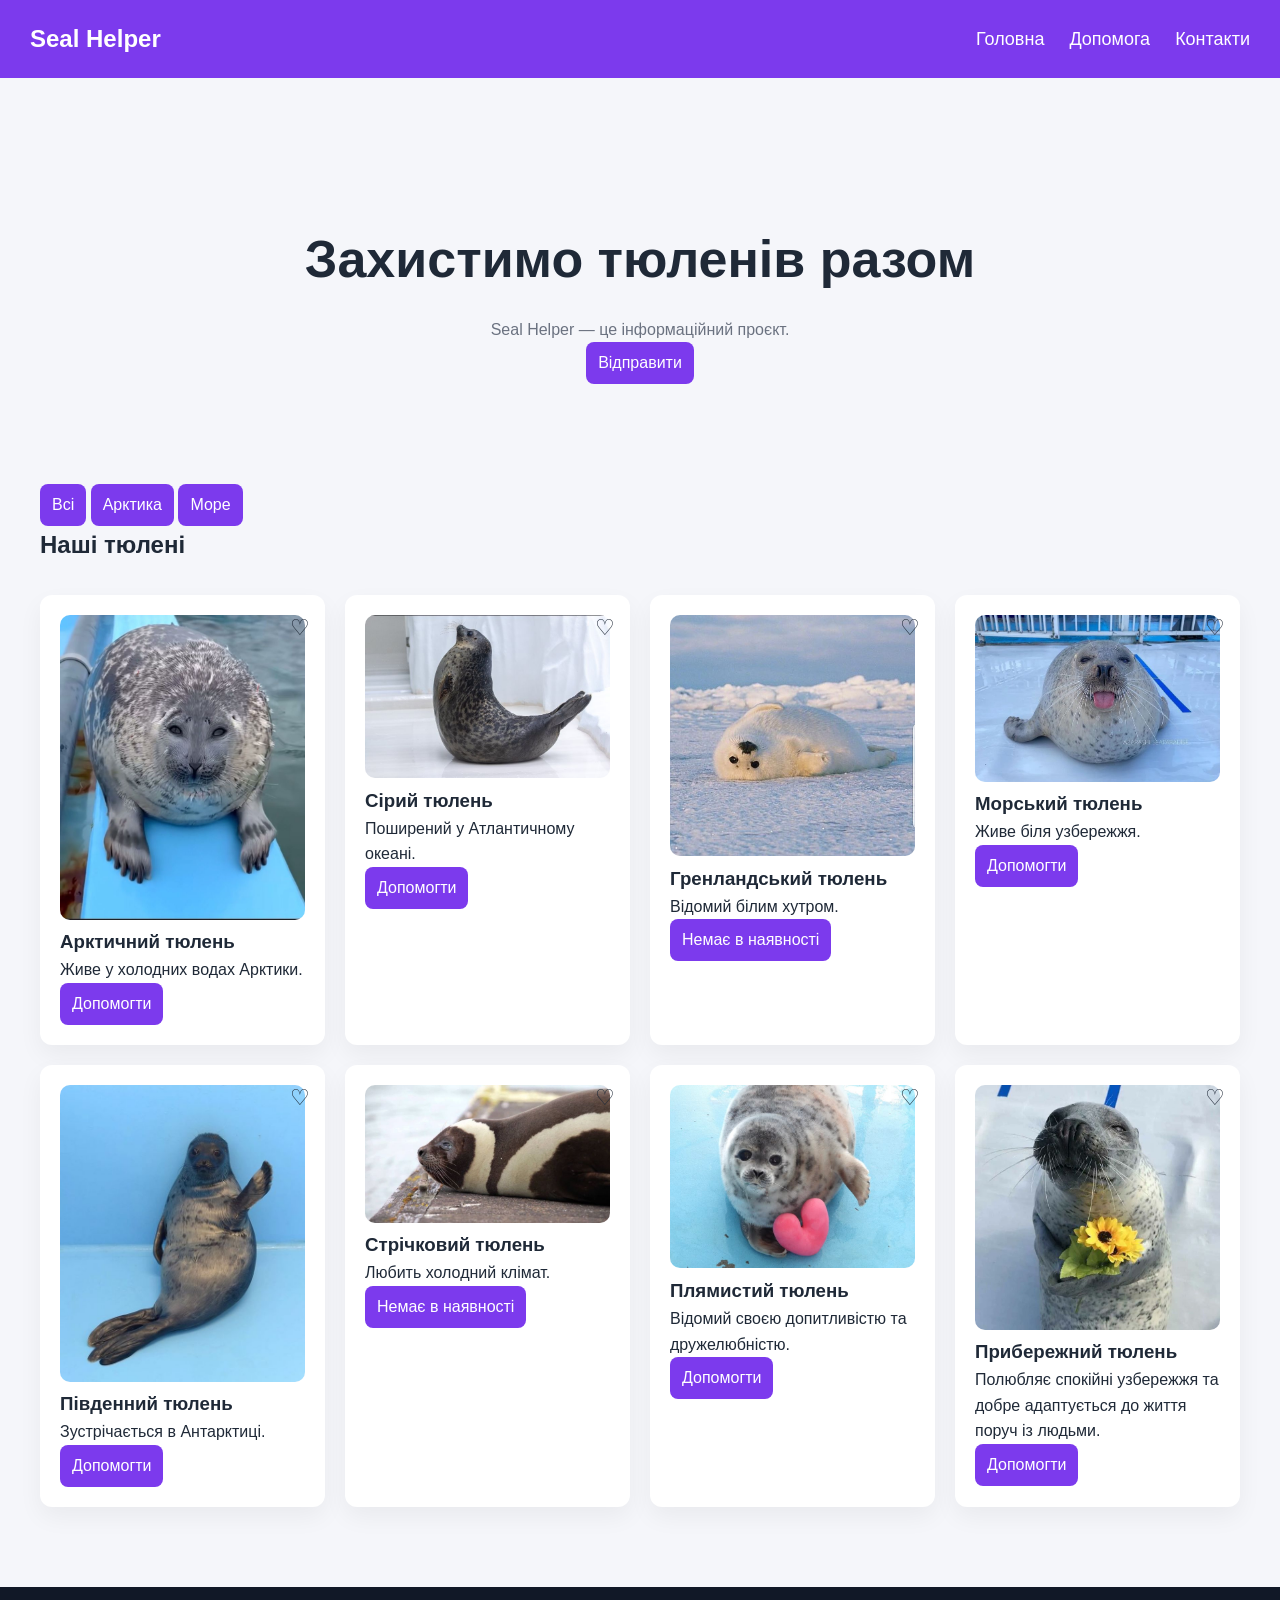
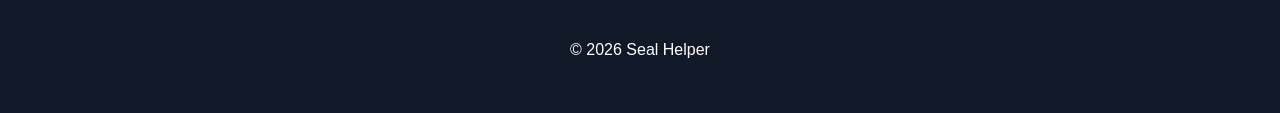
<file: index.html>
<!DOCTYPE html>
<html lang="uk">
<head>
<meta charset="UTF-8">
<meta name="viewport" content="width=device-width, initial-scale=1.0">
<title>Seal Helper</title>
<link rel="stylesheet" href="css/style.css">
</head>

<body>

<header class="header">
<div class="logo">Seal Helper</div>

<button class="burger" id="burger">☰</button>

<nav class="nav" id="nav">
<ul class="menu">
<li><a href="index.html">Головна</a></li>
<li><a href="donate.html">Допомога</a></li>
<li><a href="contact.html">Контакти</a></li>
</ul>
</nav>
</header>

<main class="container">

<section class="hero">
<h1>Захистимо тюленів разом</h1>
<p>Seal Helper — це інформаційний проєкт.</p>

<button class="cta-btn" id="ctaBtn">Відправити</button>
</section>

<section class="filters">
<button data-filter="all">Всі</button>
<button data-filter="arctic">Арктика</button>
<button data-filter="sea">Море</button>
</section>

<!-- 🔴 ГОЛОВНЕ: тільки контейнер -->
<section>
<h2>Наші тюлені</h2>

<div id="loader" class="spinner">
Завантаження даних...
</div>

<div id="items-grid" class="cards"></div>
</section>

</main>

<footer>
<p>© 2026 Seal Helper</p>
</footer>

<script src="js/script.js"></script>

</body>
</html>
</file>
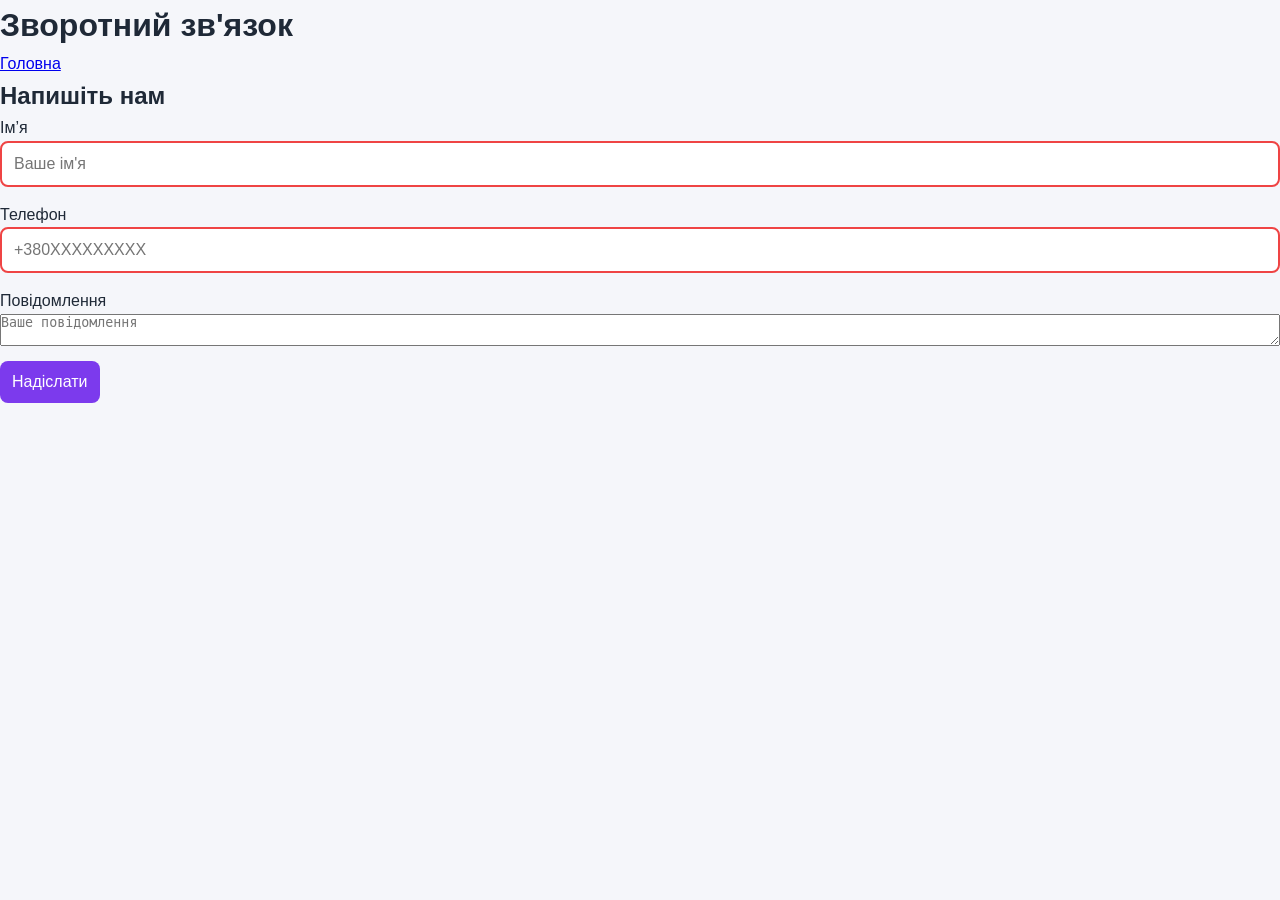
<file: contact.html>
<!DOCTYPE html>
<html lang="uk">
<head>
<meta charset="UTF-8">
<meta name="viewport" content="width=device-width, initial-scale=1.0">
<title>Контакти</title>
<link rel="stylesheet" href="css/style.css">
</head>

<body>

<header>
<h1>Зворотний зв'язок</h1>
<nav>
<a href="index.html">Головна</a>
</nav>
</header>

<main>

<section>

<h2>Напишіть нам</h2>

<form>

<div class="form-group">
<label for="username">Ім’я</label>
<input
type="text"
id="username"
placeholder="Ваше ім'я"
required>
</div>

<div class="form-group">
<label for="phone">Телефон</label>
<input
type="tel"
id="phone"
placeholder="+380XXXXXXXXX"
pattern="^\+380[0-9]{9}$"
required>
</div>

<div class="form-group">
<label for="message">Повідомлення</label>
<textarea
id="message"
placeholder="Ваше повідомлення"
required
minlength="10"
maxlength="200"></textarea>
</div>

<button type="submit" class="button">
Надіслати
</button>

</form>

</section>

</main>

</body>
</html>
</file>
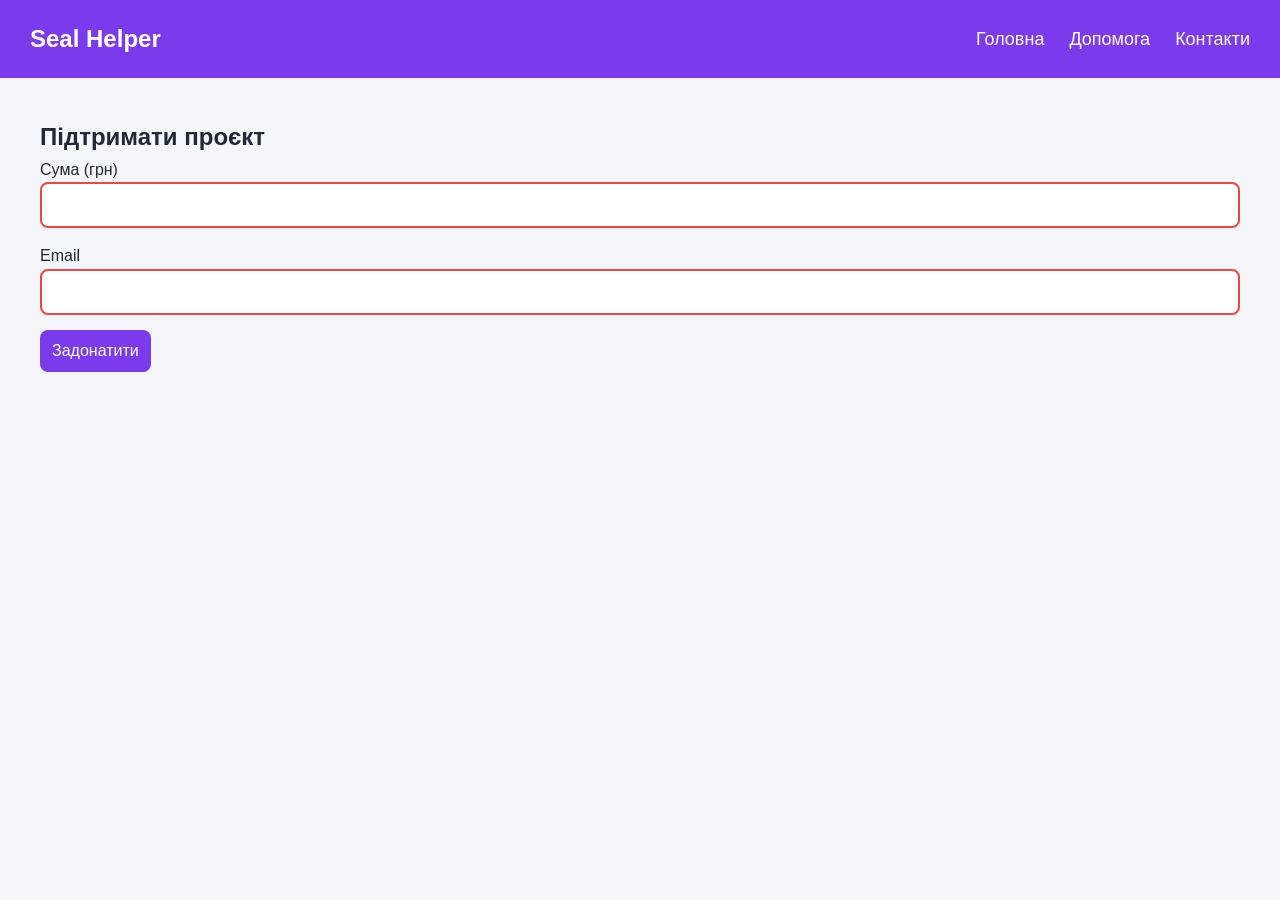
<file: donate.html>
<!DOCTYPE html>
<html lang="uk">
<head>

<meta charset="UTF-8">
<meta name="viewport" content="width=device-width, initial-scale=1.0">

<title>Допомога</title>

<link rel="stylesheet" href="css/style.css">

</head>

<body>

<header class="header">

<div class="logo">Seal Helper</div>

<button class="burger" id="burger" aria-label="Відкрити меню">
☰
</button>

<nav class="nav" id="nav" aria-label="Головне меню">

<ul class="menu">

<li><a href="index.html">Головна</a></li>

<li><a href="donate.html">Допомога</a></li>

<li><a href="contact.html">Контакти</a></li>

</ul>

</nav>

</header>

<main class="container">

<h2>Підтримати проєкт</h2>

<form>

<div class="form-group">
<label for="amount">Сума (грн)</label>
<input type="number" id="amount" required min="10" max="100000">
</div>

<div class="form-group">
<label for="email">Email</label>
<input type="email" id="email" required>
</div>

<button type="submit">Задонатити</button>

</form>

</main>

</body>
</html>
</file>
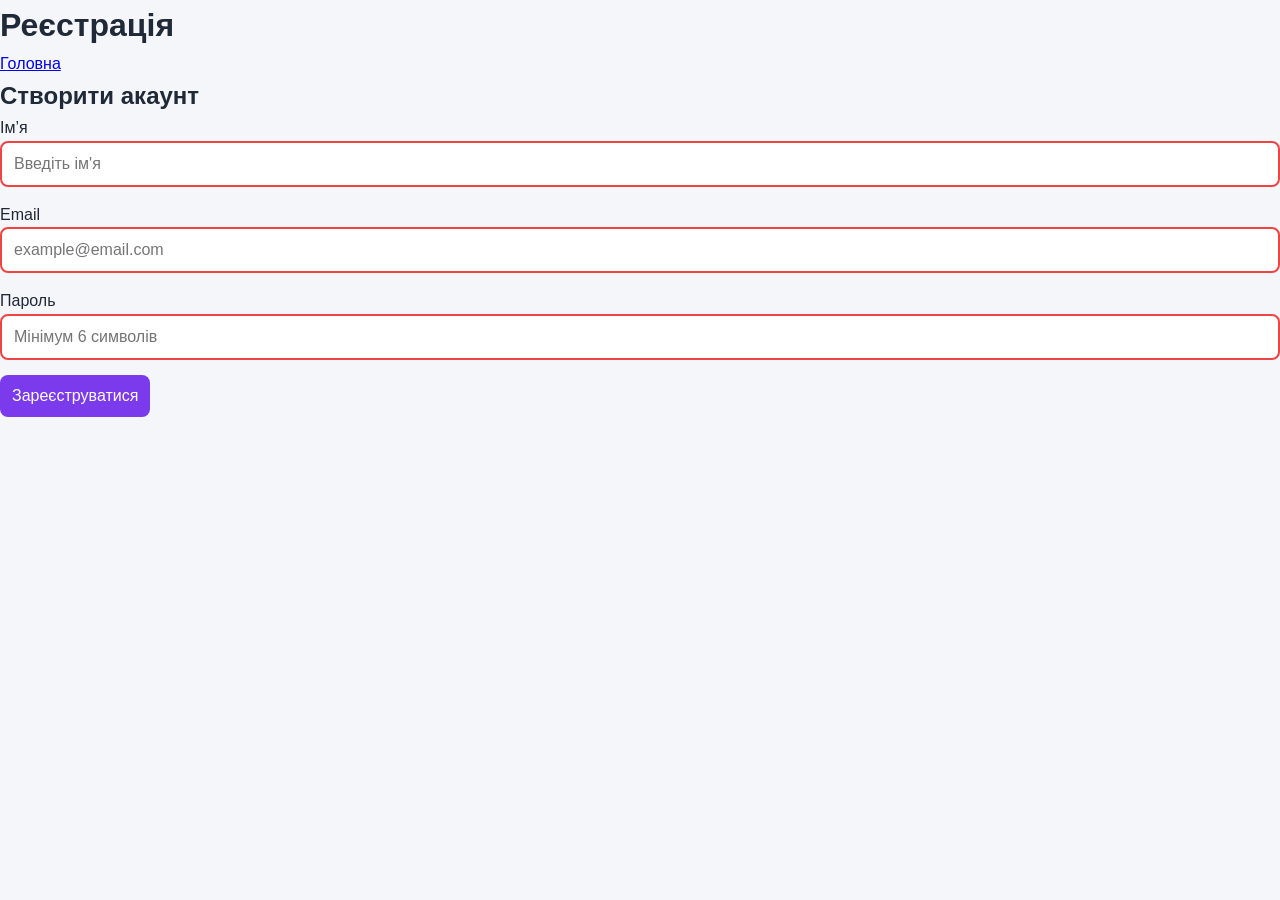
<file: register.html>
<!DOCTYPE html>
<html lang="uk">
<head>
<meta charset="UTF-8">
<meta name="viewport" content="width=device-width, initial-scale=1.0">
<title>Реєстрація</title>
<link rel="stylesheet" href="css/style.css">
</head>

<body>

<header>
<h1>Реєстрація</h1>
<nav>
<a href="index.html">Головна</a>
</nav>
</header>

<main>

<section>

<h2>Створити акаунт</h2>

<form>

<div class="form-group">
<label for="name">Ім’я</label>
<input
type="text"
id="name"
name="name"
placeholder="Введіть ім'я"
required
minlength="2"
maxlength="30">
</div>

<div class="form-group">
<label for="email">Email</label>
<input
type="email"
id="email"
name="email"
placeholder="example@email.com"
required>
</div>

<div class="form-group">
<label for="password">Пароль</label>
<input
type="password"
id="password"
name="password"
placeholder="Мінімум 6 символів"
required
minlength="6">
</div>

<button type="submit" class="button">
Зареєструватися
</button>

</form>

</section>

</main>

</body>
</html>
</file>
<file: css/style.css>
:root{
--color-primary:#7c3aed;
--color-bg:#f5f6fa;
--color-card:#ffffff;
--color-text:#1f2937;
--color-muted:#6b7280;
--color-success:#22c55e;
--color-error:#ef4444;

--radius:12px;
--spacing:20px;
--max-width:1300px;
}

/* reset */

*{
box-sizing:border-box;
margin:0;
padding:0;
}

body{
font-family:Arial, sans-serif;
background:var(--color-bg);
color:var(--color-text);
line-height:1.6;
}

/* container */

.container{
max-width:var(--max-width);
margin:0 auto;
padding:20px;
}

/* ===== HEADER ===== */

.header{
display:flex;
justify-content:space-between;
align-items:center;
padding:20px 30px;
background:var(--color-primary);
color:white;
position:sticky;
top:0;
z-index:100;
}

.logo{
font-size:24px;
font-weight:700;
}

/* nav */

.nav{
position:absolute;
top:70px;
left:0;
width:100%;
background:var(--color-primary);
display:none;
}

.nav.active{
display:block;
}

.menu{
list-style:none;
display:flex;
flex-direction:column;
text-align:center;
}

.menu li{
padding:15px;
}

.menu a{
color:white;
text-decoration:none;
font-size:18px;
}

/* burger */

.burger{
font-size:26px;
background:none;
border:none;
color:white;
cursor:pointer;
}

/* ===== HERO ===== */

.hero{
text-align:center;
padding:60px 20px;
}

.hero h1{
font-size:32px;
margin-bottom:15px;
}

.hero p{
max-width:600px;
margin:auto;
color:var(--color-muted);
}

/* ===== CARDS ===== */

.cards{
display:grid;
grid-template-columns:1fr;
gap:20px;
margin-top:30px;
}

.card{
background:var(--color-card);
padding:20px;
border-radius:var(--radius);
box-shadow:0 10px 25px rgba(0,0,0,0.05);
transition:0.3s;
}

.card:hover{
transform:translateY(-5px);
}

.card img{
width:100%;
border-radius:10px;
}

/* ===== FORMS ===== */

.form-group{
display:flex;
flex-direction:column;
margin-bottom:15px;
}

input, button{
padding:12px;
border-radius:8px;
border:1px solid #ddd;
font-size:16px;
}

button{
background:var(--color-primary);
color:white;
border:none;
cursor:pointer;
}

/* validation */

input:valid{
border:2px solid var(--color-success);
}

input:invalid{
border:2px solid var(--color-error);
}

/* focus */

:focus-visible{
outline:3px solid black;
}

/* ===== FOOTER ===== */

footer{
margin-top:40px;
background:#111827;
color:white;
padding:30px 20px;
text-align:center;
}

footer address{
font-style:normal;
color:#d1d5db;
}

/* ===== ADAPTIVE ===== */

/* 480px */

@media(min-width:480px){

.cards{
grid-template-columns:repeat(2,1fr);
}

.hero h1{
font-size:36px;
}

}

/* 768px */

@media(min-width:768px){

/* меню горизонтальне */

.nav{
position:static;
display:block;
width:auto;
background:none;
}

.menu{
flex-direction:row;
gap:25px;
}

.menu li{
padding:0;
}

.burger{
display:none;
}

/* grid */

.cards{
grid-template-columns:repeat(3,1fr);
}

.hero h1{
font-size:44px;
}

}

/* 1024px */

@media(min-width:1024px){

.cards{
grid-template-columns:repeat(4,1fr);
}

.container{
padding:40px;
}

.hero{
padding:100px 20px;
}

.hero h1{
font-size:52px;
}

footer{
padding:50px;
}

}
/* ===== PRACTICAL JS ADD-ONS ===== */

/* FULLSCREEN MOBILE MENU (override твоєї nav) */
.nav {
    transition: 0.4s ease;
}

/* коли відкрите меню */
.nav.active {
    position: fixed;
    top: 0;
    left: 0;
    width: 100vw;
    height: 100vh;
    display: flex;
    justify-content: center;
    align-items: center;
    background: rgba(124, 58, 237, 0.98);
    flex-direction: column;
}

/* блокування скролу */
.no-scroll {
    overflow: hidden;
}

/* ===== CTA BUTTON (як в вимогах) ===== */
button {
    transition: all 0.3s ease;
}

button:hover {
    transform: scale(1.03);
    filter: brightness(1.1);
}

button:active {
    transform: scale(0.96);
}

/* loading state (JS буде використовувати) */
button.loading {
    opacity: 0.7;
    pointer-events: none;
}

/* ===== HEART LIKE SYSTEM ===== */
.card {
    position: relative;
}

/* іконка лайку */
.heart {
    position: absolute;
    top: 15px;
    right: 15px;
    font-size: 22px;
    cursor: pointer;
    transition: 0.3s;
    user-select: none;
}

.heart.active {
    color: red;
    transform: scale(1.3);
}

/* ===== FILTER HIDE CLASS ===== */
.hidden {
    display: none !important;
}

.spinner {
    display: none;
    text-align: center;
    padding: 20px;
}
</file>
